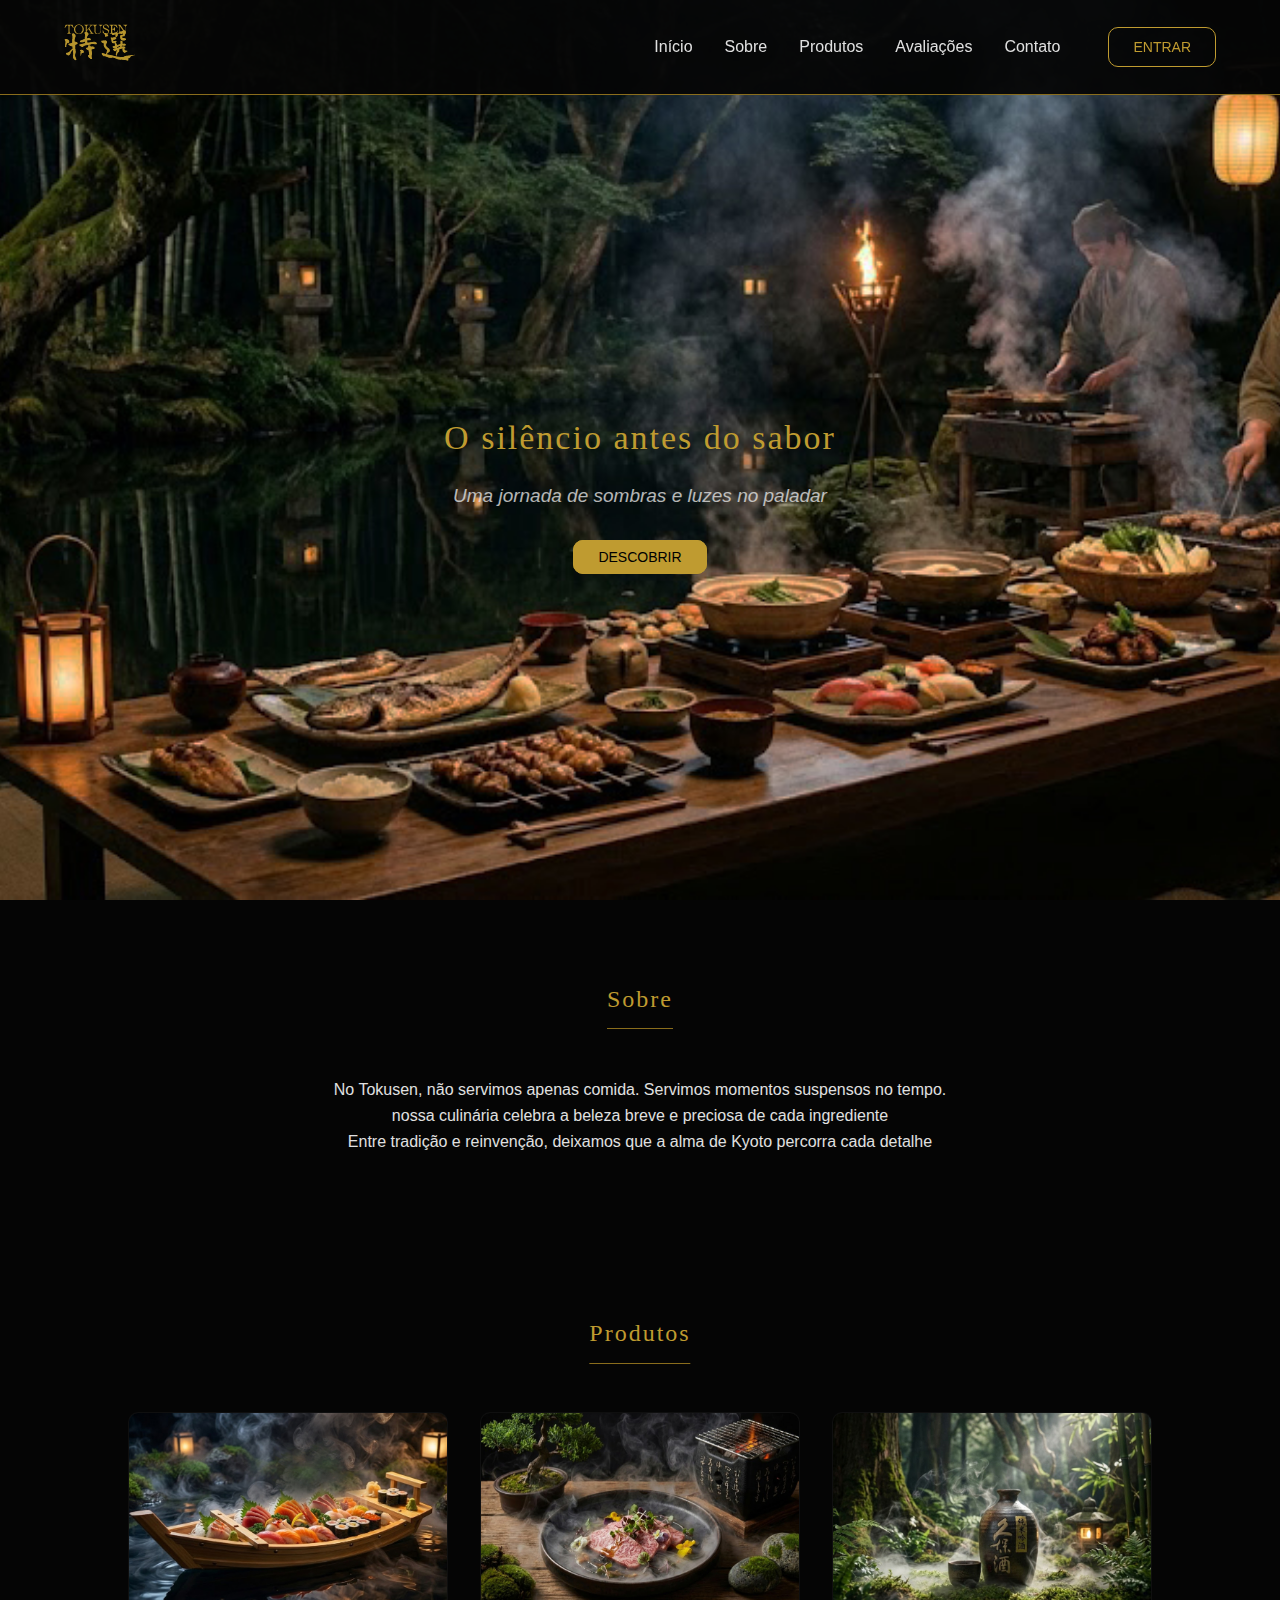
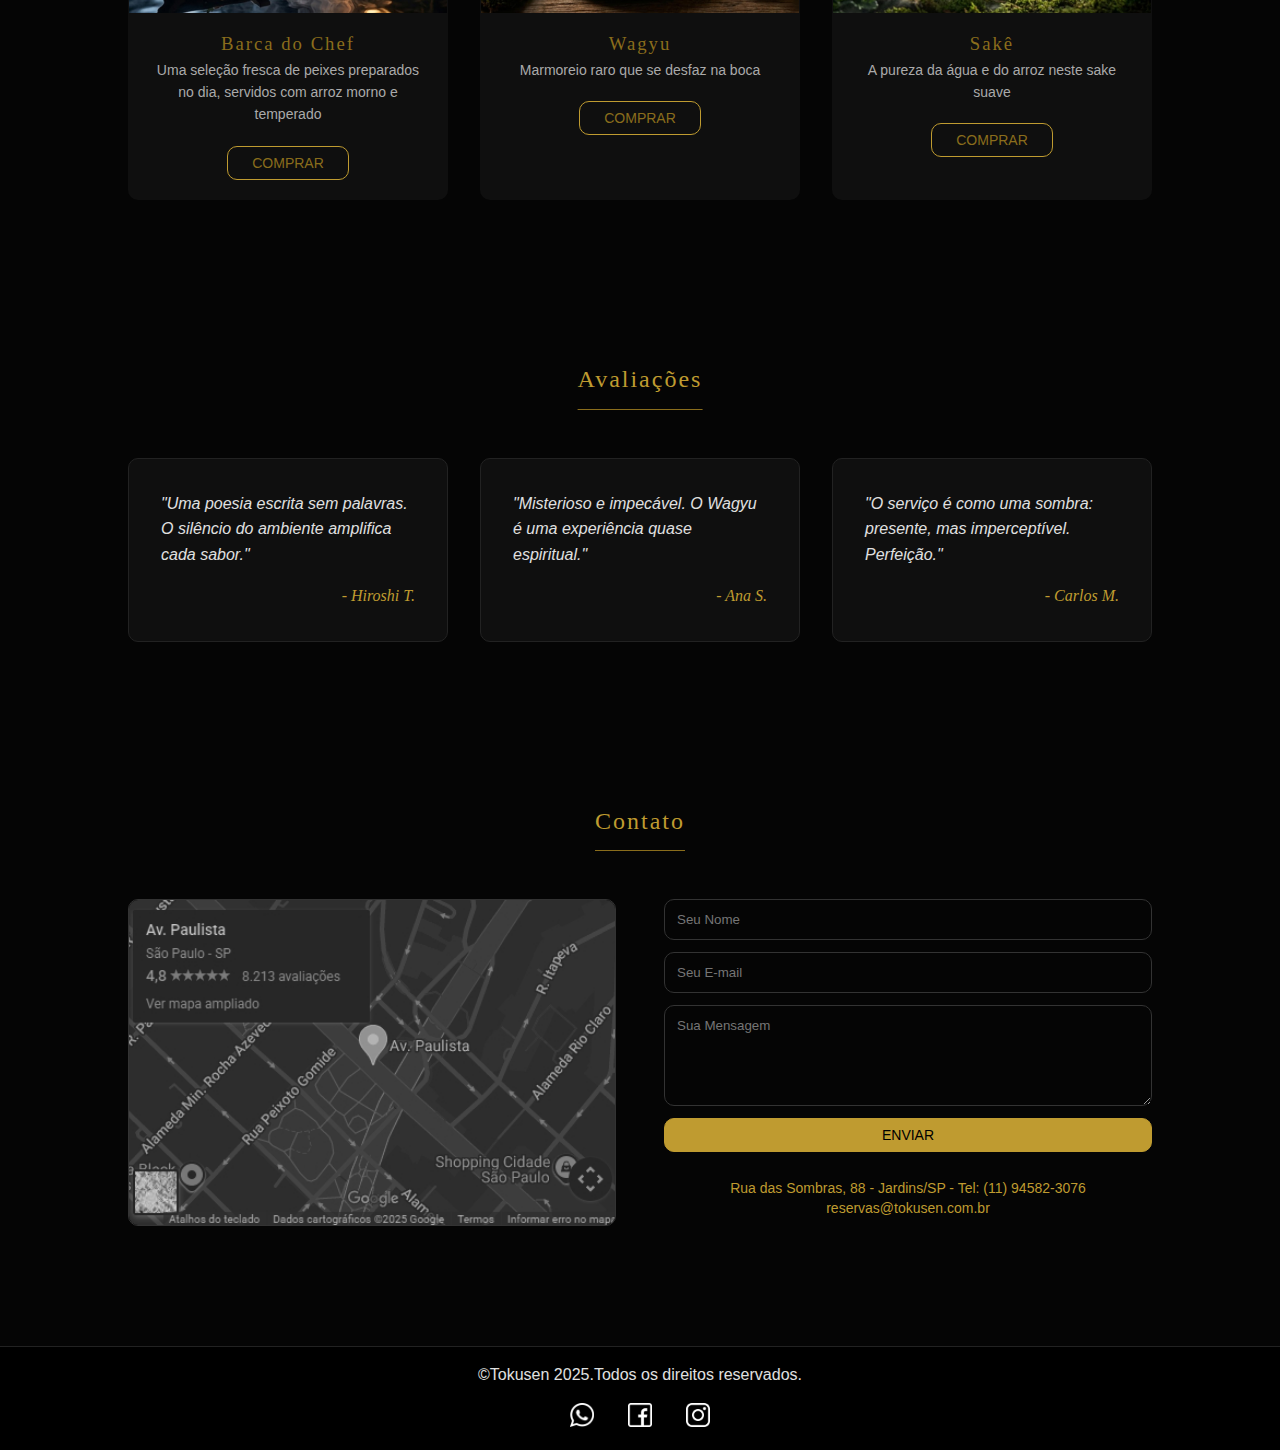
<file: index.html>
<!DOCTYPE html>
<html lang="pt-br">

<head>
    <meta charset="UTF-8">
    <meta name="viewport" content="width=device-width, initial-scale=1.0">
    <title>Tokusen 特選 | Alta Gastronomia</title>
    <link rel="stylesheet" href="style.css">
    <link rel="icon" href="./img/icon.jpg">
</head>

<body>

    <header>
        <nav class="nav">
            <div class="logo"><img src="./img/logo.png"></div>
            <ul class="links-menu">
                <li><a href="#inicio">Início</a></li>
                <li><a href="#sobre">Sobre</a></li>
                <li><a href="#produtos">Produtos</a></li>
                <li><a href="#avaliacoes">Avaliações</a></li>
                <li><a href="#contato">Contato</a></li>
            </ul>
            <a href="login.html" class="botao-login">Entrar</a>
        </nav>
    </header>

    <section id="inicio" class="banner-principal">
        <div class="conteudo-banner">
            <h1>O silêncio antes do sabor</h1>
            <p>Uma jornada de sombras e luzes no paladar</p>
            <a href="#produtos" class="botao-principal">Descobrir</a>
        </div>
    </section>

    <section id="sobre" class="secao-padrao">
        <div class="conteiner">
            <h2>Sobre</h2>
            <div class="conteudo-sobre">
                <div class="texto-sobre">
                    <p>No Tokusen, não servimos apenas comida. Servimos momentos suspensos no tempo.</p>
                    <p>nossa culinária celebra a beleza breve e preciosa de cada ingrediente</p>
                    <p>Entre tradição e reinvenção, deixamos que a alma de Kyoto percorra cada detalhe</p>
                </div>
            </div>
        </div>
    </section>

    <section id="produtos" class="secao-padrao">
        <div class="conteiner">
            <h2>Produtos</h2>
            <div class="grade-produtos">

                <div class="cartao-produto">
                    <div class="ft-produto">
                        <img src="./img/sussurro.jpg">
                    </div>
                    <h3>Barca do Chef</h3>
                    <p>Uma seleção fresca de peixes preparados no dia, servidos com arroz morno e temperado</p>
                    <a href="login.html" class="botao-comprar">Comprar</a>
                </div>


                <div class="cartao-produto">
                    <div class="ft-produto">
                        <img src="./img/wagyu.jpg">
                    </div>
                    <h3>Wagyu</h3>
                    <p>Marmoreio raro que se desfaz na boca</p>
                    <a href="login.html" class="botao-comprar">Comprar</a>
                </div>


                <div class="cartao-produto">
                    <div class="ft-produto">
                        <img src="./img/sake.jpg">
                    </div>
                    <h3>Sakê</h3>
                    <p>A pureza da água e do arroz neste sake suave</p>
                    <a href="login.html" class="botao-comprar">Comprar</a>
                </div>
            </div>
        </div>
    </section>

    <section id="avaliacoes" class="secao-padrao">
        <div class="conteiner">
            <h2>Avaliações</h2>
            <div class="grade-avaliacoes">
                <div class="cartao-avaliacao">
                    <p>"Uma poesia escrita sem palavras. O silêncio do ambiente amplifica cada sabor."</p>
                    <span>- Hiroshi T.</span>
                </div>
                <div class="cartao-avaliacao">
                    <p>"Misterioso e impecável. O Wagyu é uma experiência quase espiritual."</p>
                    <span>- Ana S.</span>
                </div>
                <div class="cartao-avaliacao">
                    <p>"O serviço é como uma sombra: presente, mas imperceptível. Perfeição."</p>
                    <span>- Carlos M.</span>
                </div>
            </div>
        </div>
    </section>

    <section id="contato" class="secao-padrao">
        <div class="conteiner">
            <h2>Contato</h2>

            <div class="flex-contato">
                <form class="formulario-contato">
                    <input type="text" placeholder="Seu Nome" required>
                    <input type="email" placeholder="Seu E-mail" required>
                    <textarea placeholder="Sua Mensagem" rows="5"></textarea>
                    <button type="submit" class="botao-principal">Enviar</button>

                    <div class="dados-contato">
                        <p>Rua das Sombras, 88 - Jardins/SP - Tel: (11) 94582-3076</p>
                        <p>reservas@tokusen.com.br</p>
                    </div>
                </form>

                <div class="info-localizacao">
                    <div class="mapa">
                        <img src="./img/mapa.jpg">
                    </div>
                </div>
            </div>

        </div>
    </section>

    <footer>
        <p>&copy;Tokusen 2025.Todos os direitos reservados.</p>
        <div class="icones-rodape">
            <span>
                <a href="https://wa.me/5500000000000?text=Ola gostaria de conhecer a casa." target="_blank">
                    <img src="./img/whats.png">
                </a>
                <img src="./img/facebook.png">
                <img src="./img/instagram.png">
            </span>
        </div>
    </footer>
</body>

</html>
</file>
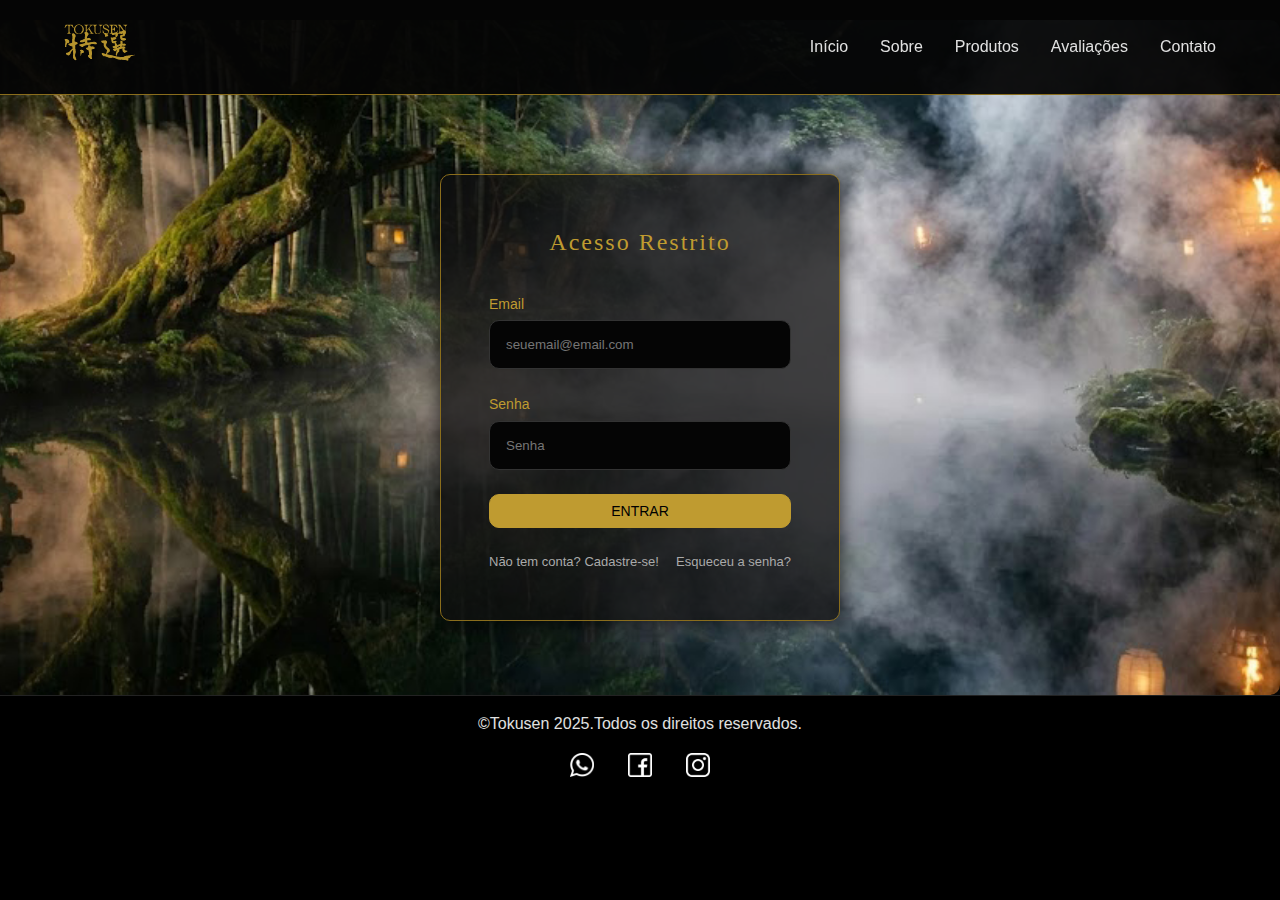
<file: login.html>
<!DOCTYPE html>
<html lang="pt-br">

<head>
    <meta charset="UTF-8">
    <meta name="viewport" content="width=device-width, initial-scale=1.0">
    <title>Login | Tokusen 特選 </title>
    <link rel="stylesheet" href="style.css">
    <link rel="icon" href="./img/icon.jpg">
</head>

<body>

   <header>
        <nav class="nav">
            <div class="logo"><img src="./img/logo.png"></div>
            <ul class="links-menu">
                <li><a href="#inicio">Início</a></li>
                <li><a href="#sobre">Sobre</a></li>
                <li><a href="#produtos">Produtos</a></li>
                <li><a href="#avaliacoes">Avaliações</a></li>
                <li><a href="#contato">Contato</a></li>
            </ul>
        </nav>
        </header>

    <section class="conteiner-login">
        <div class="cartao-login">
            <h2>Acesso Restrito</h2>
            <form id="formularioLogin" class="formulario-login">
                <div class="grupo-input">
                    <label for="entradaNome">Email</label>
                    <input type="text" id="entradaNome" placeholder="seuemail@email.com">
                </div>
                <div class="grupo-input">
                    <label for="entradaMatricula">Senha</label>
                    <input type="password" id="entradaMatricula" placeholder="Senha">
                </div>
                <button type="submit" class="botao-principal">Entrar</button>
            </form>
            <div class="links-auxiliares">
                <span>Não tem conta? Cadastre-se!</span>
                <span>Esqueceu a senha?</span>
            </div>
        </div>
    </section>

    <footer>
        <p>&copy;Tokusen 2025.Todos os direitos reservados.</p>
        <div class="icones-rodape">
            <span>
                <a href="https://wa.me/5500000000000?text= Gostaria de conhecer a casa." target="_blank">
                    <img src="./img/whats.png">
                </a>
                <img src="./img/facebook.png">
                <img src="./img/instagram.png">
            </span>
        </div>
    </footer>

    <script>
        const formularioLogin = document.getElementById('formularioLogin');

        if (formularioLogin) {
            formularioLogin.addEventListener('submit', function (e) {
                e.preventDefault();

                const nome = document.getElementById('entradaNome').value.trim();
                const matricula = document.getElementById('entradaMatricula').value.trim();

                if (!nome || !matricula) {
                    alert("Por favor, preencha todos os campos para entrar no santuário.");
                    return;
                }

                const nomeCorreto = "daniela";
                const matriculaCorreta = "1291392522002";

                if (nome.toLowerCase() === nomeCorreto && matricula === matriculaCorreta) {
                    window.location.href = "pedido.html";
                } else {
                    alert("Login inválido!.");
                }
            });
        }
    </script>
</body>


</html>
</file>
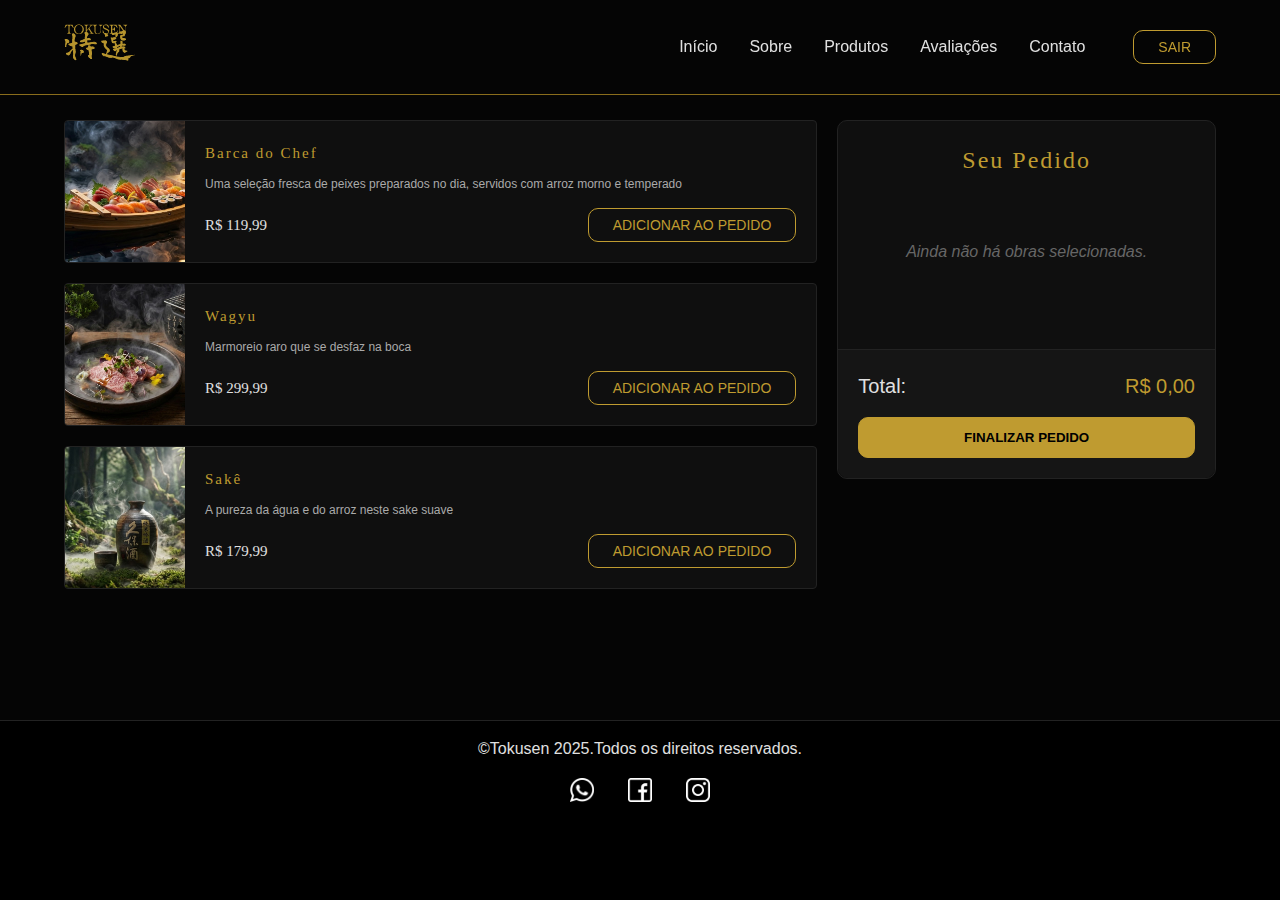
<file: pedido.html>
<!DOCTYPE html>
<html lang="pt-br">

<head>
    <meta charset="UTF-8">
    <meta name="viewport" content="width=device-width, initial-scale=1.0">
    <title>Seu Pedido | Tokusen 特選 </title>
    <link rel="icon" href="./img/icon.jpg">
    <link rel="stylesheet" href="style.css">
</head>

<body>

    <header>
        <nav class="nav">
            <div class="logo"><img src="./img/logo.png"></div>
            <ul class="links-menu">
                <li><a href="index.html">Início</a></li>
                <li><a href="index.html#sobre">Sobre</a></li>
                <li><a href="index.html#produtos">Produtos</a></li>
                <li><a href="index.html#avaliacoes">Avaliações</a></li>
                <li><a href="index.html#contato">Contato</a></li>
            </ul>
            <button id="botaoSair" class="botao-sair-menu">Sair</button>
        </nav>
    </header>

    <section class="secao-pedido">
        <div class="conteiner-pedido">

            <div class="lista-produtos">

                <div class="item-lista">
                    <div class="ft-produto">
                        <img src="./img/sussurro.jpg">
                    </div>
                    <div class="conteudo-produto">
                        <div>
                            <h3>Barca do Chef</h3>
                            <p>Uma seleção fresca de peixes preparados no dia, servidos com arroz morno e temperado</p>
                        </div>
                        <div class="acao-produto">
                            <span class="preco">R$ 119,99</span>
                            <button class="botao-comprar"
                                onclick="adicionarAoCarrinho('Barca do chef', 119.99, './img/sussurro.jpg')">Adicionar ao Pedido</button>
                        </div>
                    </div>
                </div>

                <div class="item-lista">
                    <div class="ft-produto">
                        <img src="./img/wagyu.jpg">
                    </div>
                    <div class="conteudo-produto">
                        <div>
                            <h3>Wagyu</h3>
                            <p>Marmoreio raro que se desfaz na boca</p>
                        </div>
                        <div class="acao-produto">
                            <span class="preco">R$ 299,99</span>
                            <button class="botao-comprar"
                                onclick="adicionarAoCarrinho('Wagyu', 229.99, './img/wagyu.jpg')">Adicionar ao Pedido</button>
                        </div>
                    </div>
                </div>

                <div class="item-lista">
                    <div class="ft-produto">
                        <img src="./img/sake.jpg">
                    </div>
                    <div class="conteudo-produto">
                        <div>
                            <h3>Sakê</h3>
                            <p>A pureza da água e do arroz neste sake suave</p>
                        </div>
                        <div class="acao-produto">
                            <span class="preco">R$ 179,99</span>
                            <button class="botao-comprar"
                                onclick="adicionarAoCarrinho('Sakê', 179.99, './img/sake.jpg')">Adicionar ao Pedido</button>
                        </div>
                    </div>
                </div>
            </div>

            <div class="area-carrinho">
                <h2 class="titulo-carrinho">Seu Pedido</h2>

                <div id="containerItensCarrinho" class="itens-carrinho">
                    <p class="carrinho-vazio">Ainda não há obras selecionadas.</p>
                </div>

                <div class="resumo">
                    <div class="exibicao-total">
                        <span>Total:</span>
                        <span id="valorTotal" style="color: #bf9b30;">R$ 0,00</span>
                    </div>
                    <button class="botao-finalizar" onclick="finalizarPedido()">Finalizar Pedido</button>
                </div>
            </div>

        </div>
    </section>

    <footer>
        <p>&copy;Tokusen 2025.Todos os direitos reservados.</p>
        <div class="icones-rodape">
            <span>
                <a href="https://wa.me/5500000000000?text=Olá, gostaria de conhecer a casa." target="_blank">
                    <img src="./img/whats.png">
                </a>
                <img src="./img/facebook.png">
                <img src="./img/instagram.png">
            </span>
        </div>
    </footer>

    <script>
        let carrinho = [];

        function adicionarAoCarrinho(nome, preco, imagemUrl) {
            const id = Date.now();
            carrinho.push({ id, nome, preco, imagemUrl });
            atualizarCarrinhoUI();
        }

        function removerDoCarrinho(id) {
            carrinho = carrinho.filter(item => item.id !== id);
            atualizarCarrinhoUI();
        }

        function atualizarCarrinhoUI() {
            const container = document.getElementById('containerItensCarrinho');
            const totalSpan = document.getElementById('valorTotal');

            if (!container) return;

            container.innerHTML = '';
            let total = 0;

            if (carrinho.length === 0) {
                container.innerHTML = '<p class="carrinho-vazio">Ainda não há obras selecionadas.</p>';
            } else {
                carrinho.forEach(item => {
                    total += item.preco;
                    const itemDiv = document.createElement('div');
                    itemDiv.className = 'item-carrinho';

                    let imgTag = '';
                    if (item.imagemUrl) {
                        imgTag = `<img src="${item.imagemUrl}" alt="${item.nome}">`;
                    }

                    itemDiv.innerHTML = `
                        <div class="info-item-carrinho">
                            <div class="miniatura-carrinho">
                                ${imgTag}
                            </div>
                            <div class="info-texto-carrinho">
                                <strong>${item.nome}</strong><br>
                                <span>R$ ${item.preco.toFixed(2).replace('.', ',')}</span>
                            </div>
                            <button class="botao-remover" onclick="removerDoCarrinho(${item.id})">Excluir</button>
                        </div>
                    `;
                    container.appendChild(itemDiv);
                });
            }

            totalSpan.innerText = "R$ " + total.toFixed(2).replace('.', ',');
        }

        function finalizarPedido() {
            if (carrinho.length === 0) {
                alert("Adicione produtos ao seu pedido antes de finalizar");
            } else {
                alert("Pedido finalizado com sucesso!");
                carrinho = [];
                atualizarCarrinhoUI();
            }
        }

        const botaoSair = document.getElementById('botaoSair');
        if (botaoSair) {
            botaoSair.addEventListener('click', function () {
                window.location.href = "index.html";
            });
        }
    </script>
</body>

</html>
</file>
<file: style.css>
/*----CONFIG. UNICAS----------------------------------------------*/

* {
    margin: 0;
    padding: 0;
    box-sizing: border-box;
}

html {
    background-color: #000000;
    overflow-x: hidden;
}

body {
    background-color: #050505;
    color: #e0e0e0;
    font-family: 'Lato', sans-serif;
    line-height: 1.6;
    width: 100%;
    position: relative;
}

h1,
h2,
h3 {
    font-family: 'Cinzel Decorative', serif;
    font-weight: 200;
    letter-spacing: 2px;
}

.botao-login,
.botao-principal,
.botao-comprar,
button,
input[type="submit"] {
    border-radius: 10px;
}



/*--------------------------------------------------------------------*/
/* CSS DA PAGINA INDEX */
/*--------------------------------------------------------------------*/



/*----CABECALHO (MENU E LINKS)----------------------------------------*/

header {
    background-color: rgba(5, 5, 5, 0.95);
    padding: 24px 5%;
    position: fixed;
    top: 0;
    z-index: 1000;
    border-bottom: 1px solid #8a6d1c;
    width: 100%;
    left: 0;
}

.nav {
    display: flex;
    align-items: center;
    gap: 48px;
    margin: 0 auto;
}

.links-menu {
    display: flex;
    gap: 32px;
    margin-left: auto;

}

.logo {
    font-family: 'Cinzel Decorative', serif;
    font-size: 20px;
    color: #bf9b30;
}

a {
    text-decoration: none;
    color: inherit;
    transition: 0.3s;
}

.links-menu a:hover {
    color: #bf9b30;
}

ul {
    list-style: none;
}

.botao-principal,
.botao-login,
.botao-comprar {
    border: 1px solid #bf9b30;
    padding: 8px 24px;
    color: #bf9b30;
    text-transform: uppercase;
    font-size: 14px;
    cursor: pointer;
    background: transparent;
    transition: all 0.4s ease;
}

.botao-login:hover,
.botao-principal:hover,
.botao-comprar:hover {
    background: #bf9b30;
    color: #050505;
    box-shadow: 0 0 15px rgba(191, 155, 48, 0.3);
}



/*----BANNER-------------------------------------------------------*/

.banner-principal {
    height: 100vh;
    width: 100%;
    display: flex;
    align-items: center;
    justify-content: center;
    text-align: center;
    background: url('./img/banner.jpg');
    background-size: cover;
    background-position: center;
    background-repeat: no-repeat;
    padding-top: 80px;
}


.botao-principal {
    background: #bf9b30;
    color: #000;
}

.conteudo-banner h1 {
    font-size: 34px;
    margin-bottom: 16px;
    color: #bf9b30;
}

.conteudo-banner p {
    font-size: 19px;
    margin-bottom: 32px;
    font-style: italic;
    opacity: 0.8;
}



/*-----SOBRE----------------------------------------------------*/

.secao-padrao {
    padding: 80px 0;
}

.conteiner {
    width: 80%;
    margin: 0 auto;
}

.conteiner h2 {
    text-align: center;
    margin-bottom: 48px;
    font-size: 24px;
    color: #bf9b30;
    border-bottom: 1px solid #8a6d1c;
    display: inline-block;
    padding-bottom: 10px;
    position: relative;
    left: 50%;
    transform: translateX(-50%);
}

.texto-sobre {
    text-align: center;
    max-width: 800px;
    margin: 0 auto;
}




/*----PRODUTOS---------------------------------------------------*/

.grade-produtos {
    display: flex;
    justify-content: space-between;
    gap: 32px;
    flex-wrap: wrap;
}

.cartao-produto {
    flex: 1;
    min-width: 300px;
    background-color: #0f0f0f;
    padding: 0;
    padding-bottom: 24px;
    text-align: center;
    transition: transform 0.3s;
    overflow: hidden;
    border: 1px solid transparent;
    border-radius: 10px;
}

.cartao-produto:hover {
    transform: translateY(-5px);
    border-color: #8a6d1c;
}

.ft-produto {
    width: 100%;
    height: 200px;
    background-color: #1a1a1a;
    margin-bottom: 16px;
    display: flex;
    align-items: center;
    justify-content: center;
    color: #333;
    border: none;
    overflow: hidden;
}

.ft-produto img {
    width: 100%;
    height: 100%;
    object-fit: cover;
}

.cartao-produto h3,
.cartao-produto p,
.cartao-produto .botao-comprar {
    padding-left: 24px;
    padding-right: 24px;
    color: #8a6d1c;
}

.cartao-produto p {
    margin-bottom: 24px;
    font-size: 14px;
    color: #aaa;
}





/*----AVALIACOES--------------------------------------------------------*/

.grade-avaliacoes {
    display: flex;
    gap: 32px;
    flex-wrap: wrap;
}

.cartao-avaliacao {
    flex: 1;
    background-color: #0f0f0f;
    padding: 32px;
    border-left: 3px solid #bf9b30;
    font-style: italic;
    border: 1px solid #222;
    border-radius: 10px;
}

.cartao-avaliacao span {
    font-family: 'Cinzel Decorative', serif;
    font-size: 16px;
    margin-top: 16px;
    display: block;
    text-align: right;
    color: #bf9b30;
}




/*---FORMULARIO-------------------------------------------------------*/

.flex-contato {
    display: flex;
    gap: 48px;
    flex-wrap: wrap;
    flex-direction: row-reverse;
    margin-bottom: 40px;
}

.formulario-contato {
    flex: 1;
    display: flex;
    flex-direction: column;
    gap: 12px;
}

.formulario-contato input,
.formulario-contato textarea {
    background: #050505;
    border: 1px solid #333;
    padding: 12px;
    color: #e0e0e0;
    font-family: 'Lato', sans-serif;
    width: 100%;
    border-radius: 10px;
}

.formulario-contato input:focus,
.formulario-contato textarea:focus {
    outline: none;
    border-color: #bf9b30;
}

.info-localizacao {
    flex: 1;
    display: flex;
    flex-direction: column;
}

.mapa img {
    width: 100%;
    height: 100%;
    object-fit: cover;
    border: 1px solid #333;
    border-radius: 10px;
}

.dados-contato {
    text-align: center;
    width: 100%;
    padding-top: 5px;
    margin-top: 10px;
}

.dados-contato p {
    margin-bottom: 0;
    font-size: 14px;
    line-height: 1.4;
    color: #bf9b30;
}



/*-RODAPE---------------------------------------------------------*/


footer {
    background-color: #000;
    padding: 15px;
    text-align: center;
    border-top: 1px solid #222;
    display: flex;
    flex-direction: column;
    align-items: center;
    gap: 16px;
    width: 100%;
}

.icones-rodape img {
    width: 24px;
    height: auto;
    cursor: pointer;
    margin: 0 15px;
}

.icones-rodape img:hover {
    transform: scale(1.1);
}




/*--------------------------------------------------------------------*/
/* CSS DA PAGINA DE LOGIN */
/*--------------------------------------------------------------------*/



/*---CAIXA DE LOGIN---------------------------------------------------*/

.conteiner-login {
    min-height: 75vh;
    display: flex;
    align-items: center;
    justify-content: center;
    background: url('./img/banner2.jpg');
    background-size: cover;
    background-position: center;
    background-repeat: no-repeat;
    margin-top: 20px;
    padding-top: 90px;
    padding-bottom: 10px;
    border-radius: 10px;
}

.cartao-login {
    background-color: rgba(15, 15, 15, 0.75);
    padding: 48px;
    width: 90%;
    max-width: 400px;
    border: 1px solid #8a6d1c;
    text-align: center;
    box-shadow: 0 0 20px rgba(0, 0, 0, 0.8);
    border-radius: 10px;
}

.cartao-login h2 {
    margin-bottom: 32px;
    font-size: 24px;
    color: #bf9b30;
}




/*---FORMULARIO DE LOGIN ------------------------------------------------*/


.formulario-login {
    display: flex;
    flex-direction: column;
    gap: 24px;
}

.grupo-input {
    display: flex;
    flex-direction: column;
    text-align: left;
}

.grupo-input label {
    margin-bottom: 5px;
    color: #bf9b30;
    font-size: 14px;
}

.formulario-login input {
    padding: 16px;
    background: #050505;
    border: 1px solid #333;
    color: white;
    width: 100%;
    font-family: 'Lato', sans-serif;
    border-radius: 10px;
}

.formulario-login input:focus {
    outline: none;
    border-color: #bf9b30;
}

.links-auxiliares {
    margin-top: 24px;
    font-size: 13px;
    display: flex;
    justify-content: space-between;
    color: #aaa;
}


/*--------------------------------------------------------------------*/
/* CSS DA PAGINA DE PEDIDO*/
/*--------------------------------------------------------------------*/

.secao-pedido {
    padding-top: 120px;
    /* Espaço para não ficar atrás do menu fixo */
    padding-bottom: 60px;
    min-height: 80vh;
}

.conteiner-pedido {
    width: 90%;
    max-width: 1400px;
    gap: 20px;
    display: flex;
    margin: 0 auto;
    border-radius: 10px;
}

/*--LISTA DE PRODUTOS--------------------*/

.lista-produtos {
    flex: 2;
}

.item-lista {
    display: flex;
    align-items: stretch;
    background-color: #0f0f0f;
    border: 1px solid #222;
    margin-bottom: 20px;
    border-radius: 4px;
    overflow: hidden;
}

.item-lista .ft-produto {
    width: 120px;
    height: auto;
    margin: 0;
    border: none;
    flex-shrink: 0;
}

.item-lista .ft-produto img {
    height: 100%;
    width: 100%;
    object-fit: cover;
}

.item-lista .conteudo-produto {
    flex: 1;
    padding: 20px;
    display: flex;
    flex-direction: column;
    justify-content: space-between;
}

.item-lista h3 {
    font-size: 15px;
    margin-bottom: 10px;
    color: #bf9b30;
}

.item-lista p {
    color: #aaa;
    font-size: 12px;
    margin-bottom: 15px;
    line-height: 1.5;
}

.item-lista .acao-produto {
    display: flex;
    justify-content: space-between;
    align-items: center;
    margin-top: auto;
}

.item-lista .preco {
    font-size: 15px;
    color: #e0e0e0;
    font-family: 'Cinzel Decorative', serif;
}

/*------CARIINHO----------------------------*/

.area-carrinho {
    flex: 1;
    height: fit-content;
    border: 1px solid #222;
    border-radius: 10px;
    background-color: #0f0f0f;
    position: sticky;
    top: 110px;
    display: flex;
    flex-direction: column;
}

.titulo-carrinho {
    text-align: center;
    margin-bottom: 20px;
    font-size: 24px;
    border: none;
    padding-top: 20px;
    color: #bf9b30;
}

.itens-carrinho {
    min-height: 150px;
    padding: 0 20px;
}

.carrinho-vazio {
    color: #666;
    font-style: italic;
    text-align: center;
    margin-top: 40px;
}

.item-carrinho {
    margin-bottom: 15px;
    border-bottom: 1px solid #222;
    padding-bottom: 10px;
}

.info-item-carrinho {
    display: flex;
    align-items: center;
    width: 100%;
}

.miniatura-carrinho {
    background: #222;
    width: 40px;
    height: 40px;
    margin-right: 10px;
    border: 1px solid #333;
    flex-shrink: 0;
    overflow: hidden;
    display: flex;
    align-items: center;
    justify-content: center;
}

.miniatura-carrinho img {
    width: 100%;
    height: 100%;
    object-fit: cover;
    display: block;
}

.info-texto-carrinho {
    flex: 1;
}

.info-texto-carrinho strong {
    color: #e0e0e0;
    font-family: 'Lato', sans-serif;
    font-size: 13px;
}

.info-texto-carrinho span {
    color: #bf9b30;
    font-size: 12px;
}

.botao-remover {
    margin-left: 10px;
    padding: 5px;
    font-size: 11px;
    background: transparent;
    border: none !important;
    color: #888;
    cursor: pointer;
    font-family: 'Lato', sans-serif;
    text-transform: uppercase;
    letter-spacing: 1px;
    transition: color 0.3s ease;
}

.botao-remover:hover {
    color: #e74c3c;
}

.resumo {
    border-top: 1px solid #222;
    padding: 20px;
    margin-top: auto;
    background-color: #151515;
    border-radius: 0 0 10px 10px;
}

.exibicao-total {
    display: flex;
    justify-content: space-between;
    font-size: 20px;
    margin-bottom: 15px;
}

.botao-finalizar {
    width: 100%;
    background: #bf9b30;
    color: #000;
    font-weight: bold;
    padding: 12px;
    border: 1px solid #bf9b30;
    text-transform: uppercase;
    cursor: pointer;
    transition: 0.3s;
}

.botao-finalizar:hover {
    background: #e0b845;
    box-shadow: 0 0 10px rgba(191, 155, 48, 0.4);
}

.botao-sair-menu {
    padding: 8px 24px;
    border: 1px solid #bf9b30 !important;
    color: #bf9b30;
    font-size: 14px;
    background: transparent;
    cursor: pointer;
    text-transform: uppercase;
}

.botao-sair-menu:hover {
    background-color: #bf9b30;
    color: #000;
}





/*--------------------------------------------------------------------*/
/*-RESPONSIVIDADE-----------------------------------------------------*/
/*--------------------------------------------------------------------*/


@media (max-width: 578px) {



    /*----INDEX-------------------------------------------*/

    .conteiner {
        width: 90%;
        font-size: 16px;
    }

    header {
        position: relative;
        padding: 25px;
        margin-top: 20px;
    }

    .nav {
        flex-direction: column;
        gap: 20px;
    }

    .links-menu {
        display: flex;
        flex-direction: column;
        width: 100%;
        text-align: center;
        gap: 16px;
        padding-bottom: 10px;
    }

    .conteudo-banner h1 {
        font-size: 24px;
    }

    .conteiner h2 {
        font-size: 22px;
        margin-bottom: 30px;
    }

    .texto-sobre {
        width: 80%;
    }

    .texto-sobre p {
        font-size: 16px;
        line-height: 1.5;
    }

    .flex-contato {
        flex-direction: column-reverse;
        gap: 30px;
        margin-bottom: 30px;
    }

    .formulario-contato,
    .info-localizacao {
        width: 100%;
        min-width: 0;
    }

    .dados-contato {
        margin-top: 20px;
        width: 100%;
        text-align: center;
    }

    .grade-avaliacoes,
    .grade-produtos {
        flex-direction: column;
        gap: 30px;
    }

    .cartao-avaliacao,
    .cartao-produto {
        width: 100%;
        min-width: 0;
        padding: 24px;
        text-align: center;
    }

    .cartao-avaliacao span {
        text-align: center;
        display: block;
        margin-top: 10px;
    }



    /*----LOGIN----------------------------------------------*/

    .conteiner-login {
        min-height: 65vh;
        padding-top: 30px;
        padding-bottom: 30px;
        display: flex;
        align-items: center;
    }

    .cartao-login {
        padding: 20px;
        width: 95%;
        margin: 0 auto;
    }

    .cartao-login h2 {
        margin-bottom: 20px;
    }

    .links-auxiliares {
        flex-direction: column;
        gap: 10px;
    }


    /*----PEDIDO----------------------------------------------*/


    .conteiner-pedido {
        flex-direction: column;
        width: 95%;
        padding-top: 20px;
    }

    .item-lista {
        flex-direction: column;
        height: auto;
    }

    .item-lista .ft-produto {
        width: 100%;
        height: 180px;
    }

    .item-lista .conteudo-produto {
        padding: 15px;
    }

    .item-lista .acao-produto {
        flex-direction: column;
        gap: 15px;
        align-items: flex-start;
        width: 100%;
    }

    .item-lista .botao-comprar {
        width: 100%;
        text-align: center;
    }

    .area-carrinho {
        width: 100%;
        position: static;
        margin-top: 20px;
        margin-bottom: 40px;
    }

}
</file>
